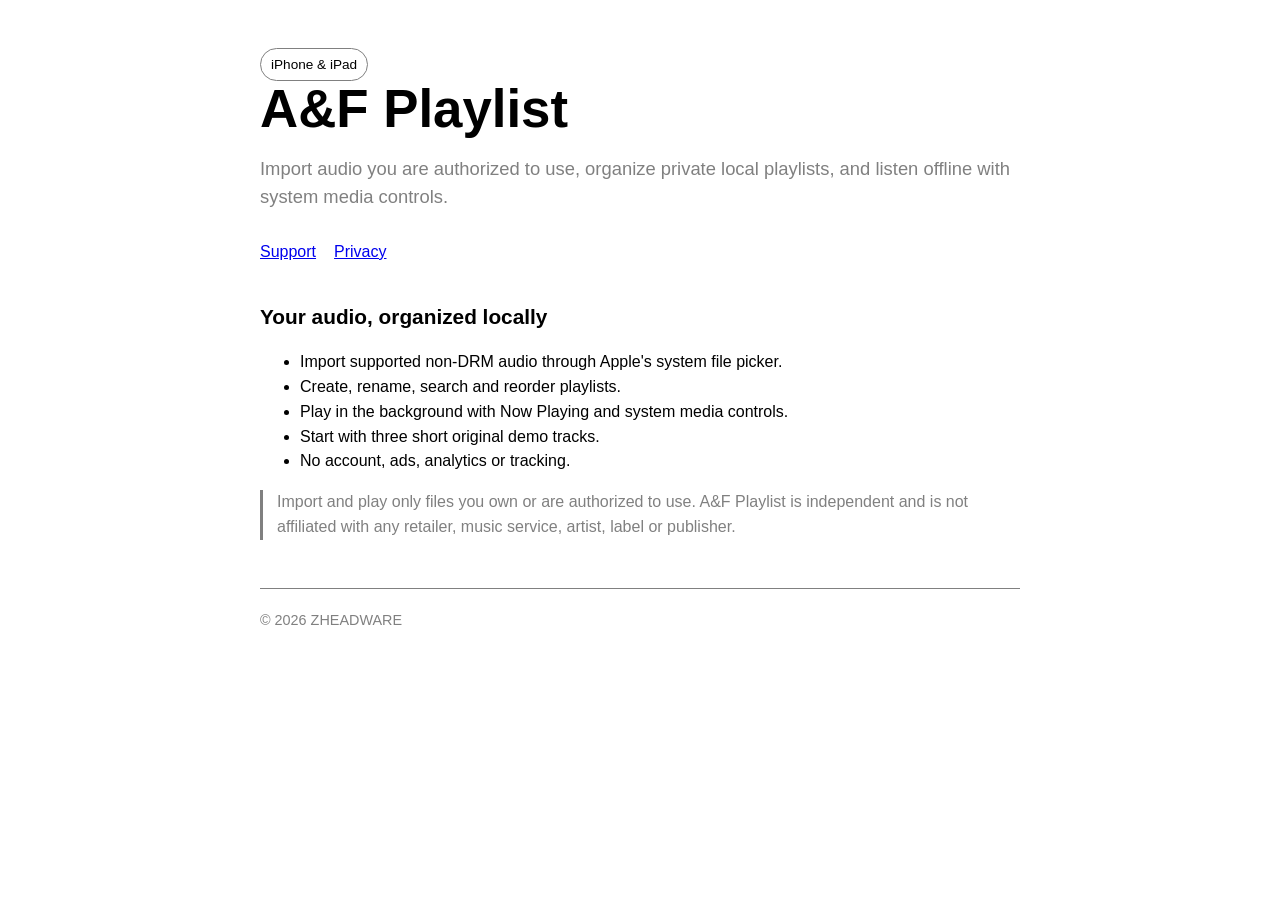
<file: index.html>
<!doctype html>
<html lang="en">
<head>
  <meta charset="utf-8">
  <meta name="viewport" content="width=device-width, initial-scale=1">
  <title>A&amp;F Playlist</title>
  <meta name="description" content="A private local playlist organizer and audio player for iPhone and iPad.">
  <meta name="color-scheme" content="light dark">
  <link rel="icon" href="assets/app-icon.png">
  <link rel="apple-touch-icon" href="assets/app-icon.png">
  <link rel="stylesheet" href="styles.css">
</head>
<body><main>
  <span class="badge">iPhone &amp; iPad</span>
  <h1>A&amp;F Playlist</h1>
  <p class="lead">Import audio you are authorized to use, organize private local playlists, and listen offline with system media controls.</p>
  <nav><a href="support/">Support</a><a href="privacy/">Privacy</a></nav>
  <h2>Your audio, organized locally</h2>
  <ul>
    <li>Import supported non-DRM audio through Apple's system file picker.</li>
    <li>Create, rename, search and reorder playlists.</li>
    <li>Play in the background with Now Playing and system media controls.</li>
    <li>Start with three short original demo tracks.</li>
    <li>No account, ads, analytics or tracking.</li>
  </ul>
  <p class="note">Import and play only files you own or are authorized to use. A&amp;F Playlist is independent and is not affiliated with any retailer, music service, artist, label or publisher.</p>
  <footer>© 2026 ZHEADWARE</footer>
</main></body>
</html>
</file>
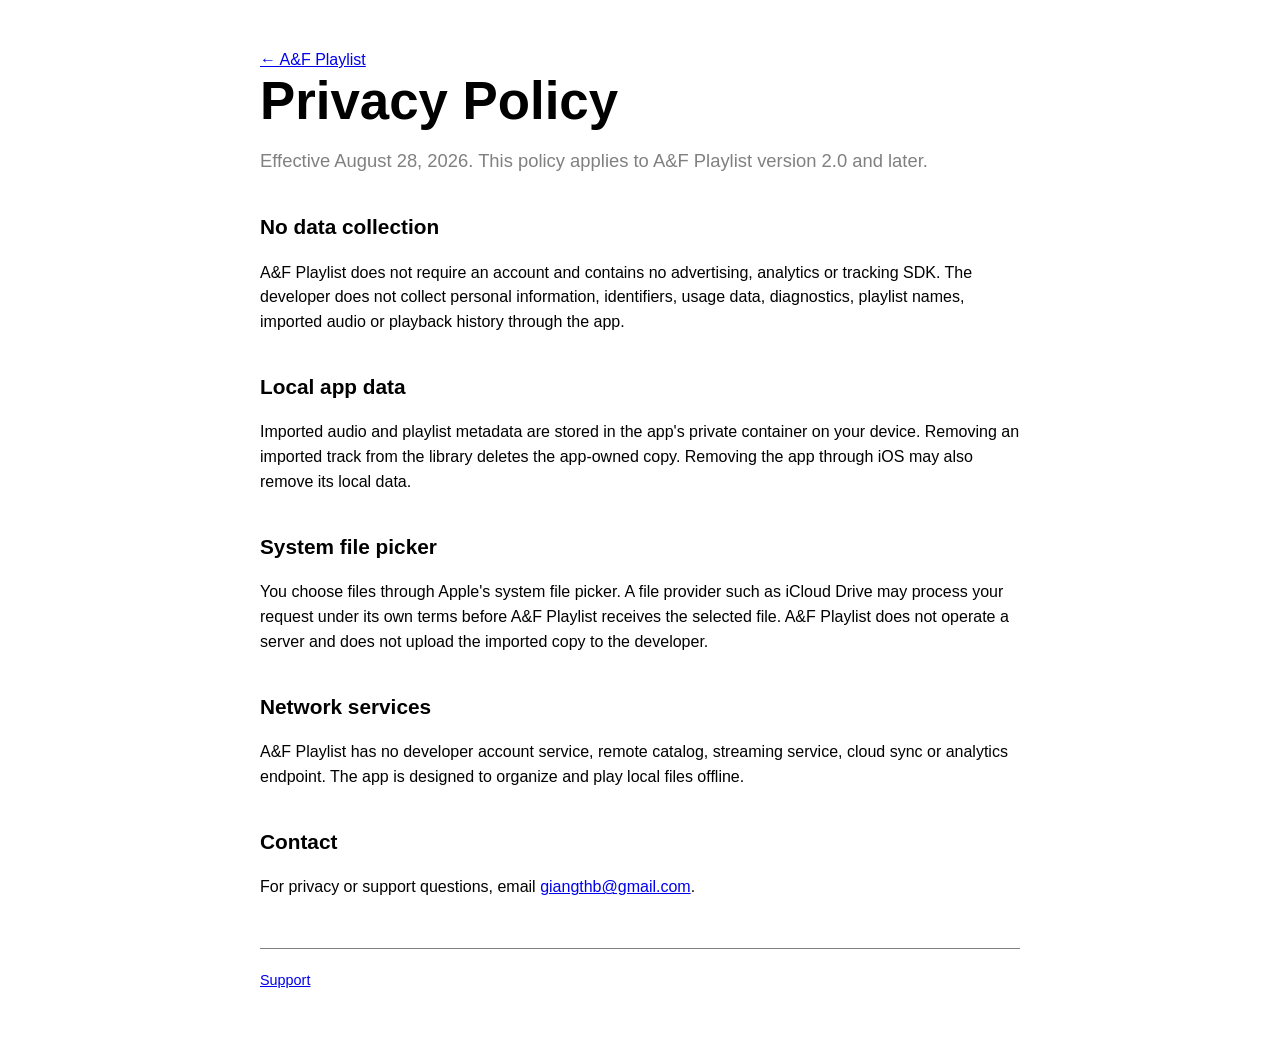
<file: privacy/index.html>
<!doctype html>
<html lang="en">
<head>
  <meta charset="utf-8">
  <meta name="viewport" content="width=device-width, initial-scale=1">
  <title>Privacy — A&amp;F Playlist</title>
  <meta name="description" content="Privacy policy for A&amp;F Playlist 2.0 and later.">
  <meta name="color-scheme" content="light dark">
  <link rel="icon" href="../assets/app-icon.png">
  <link rel="apple-touch-icon" href="../assets/app-icon.png">
  <link rel="stylesheet" href="../styles.css">
</head>
<body><main>
  <a href="../">← A&amp;F Playlist</a>
  <h1>Privacy Policy</h1>
  <p class="lead">Effective August 28, 2026. This policy applies to A&amp;F Playlist version 2.0 and later.</p>

  <h2>No data collection</h2>
  <p>A&amp;F Playlist does not require an account and contains no advertising, analytics or tracking SDK. The developer does not collect personal information, identifiers, usage data, diagnostics, playlist names, imported audio or playback history through the app.</p>

  <h2>Local app data</h2>
  <p>Imported audio and playlist metadata are stored in the app's private container on your device. Removing an imported track from the library deletes the app-owned copy. Removing the app through iOS may also remove its local data.</p>

  <h2>System file picker</h2>
  <p>You choose files through Apple's system file picker. A file provider such as iCloud Drive may process your request under its own terms before A&amp;F Playlist receives the selected file. A&amp;F Playlist does not operate a server and does not upload the imported copy to the developer.</p>

  <h2>Network services</h2>
  <p>A&amp;F Playlist has no developer account service, remote catalog, streaming service, cloud sync or analytics endpoint. The app is designed to organize and play local files offline.</p>

  <h2>Contact</h2>
  <p>For privacy or support questions, email <a href="mailto:giangthb@gmail.com">giangthb@gmail.com</a>.</p>
  <footer><a href="../support/">Support</a></footer>
</main></body>
</html>
</file>
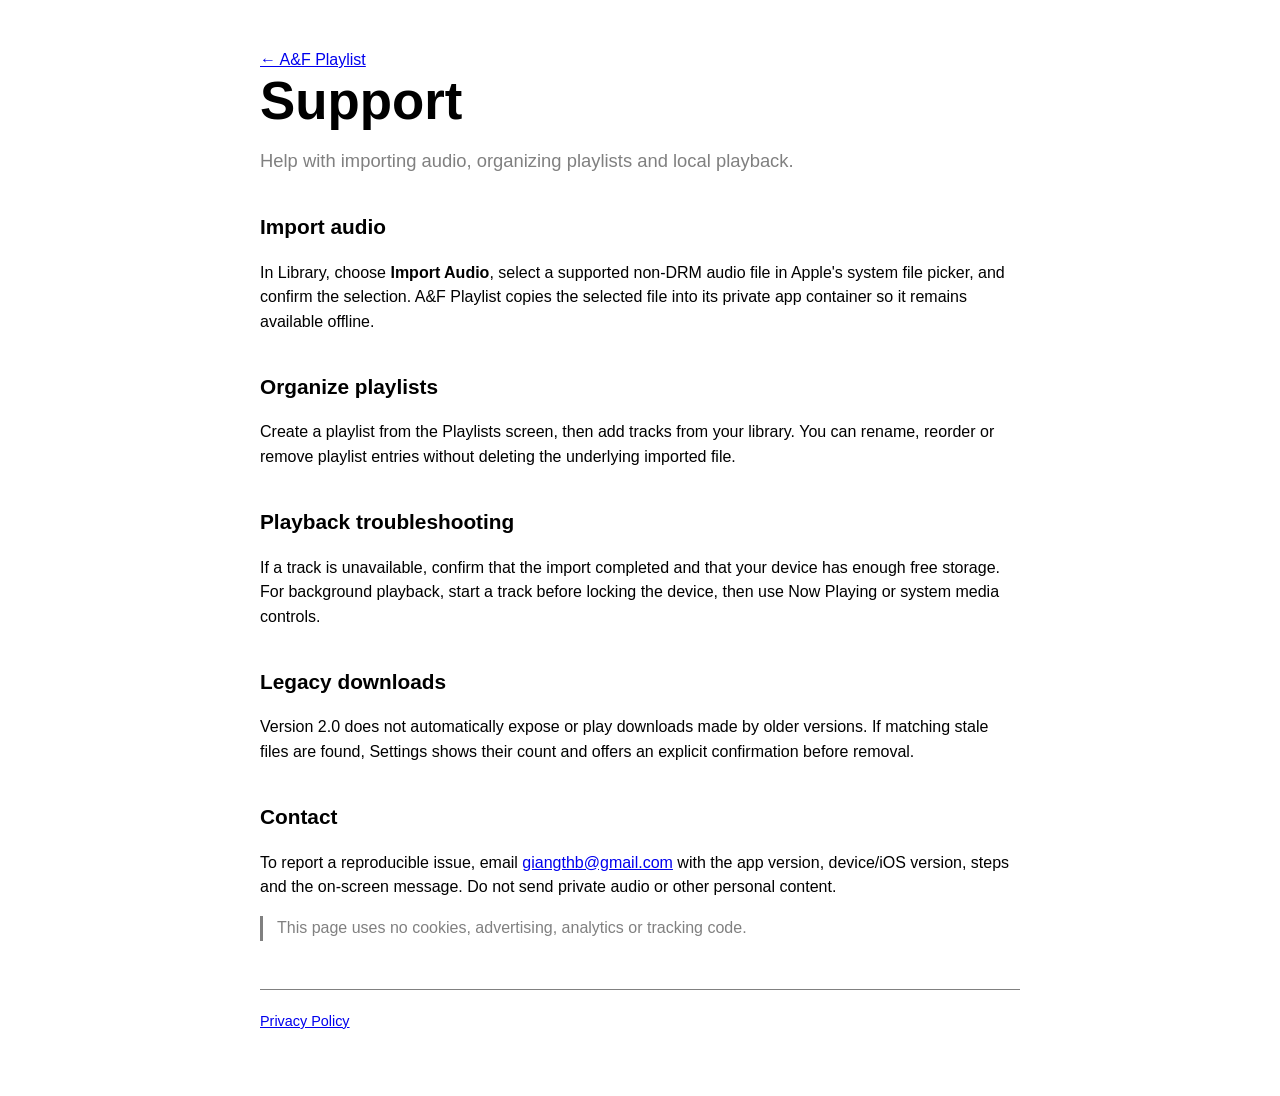
<file: support/index.html>
<!doctype html>
<html lang="en">
<head>
  <meta charset="utf-8">
  <meta name="viewport" content="width=device-width, initial-scale=1">
  <title>Support — A&amp;F Playlist</title>
  <meta name="description" content="Support for A&amp;F Playlist on iPhone and iPad.">
  <meta name="color-scheme" content="light dark">
  <link rel="icon" href="../assets/app-icon.png">
  <link rel="apple-touch-icon" href="../assets/app-icon.png">
  <link rel="stylesheet" href="../styles.css">
</head>
<body><main>
  <a href="../">← A&amp;F Playlist</a>
  <h1>Support</h1>
  <p class="lead">Help with importing audio, organizing playlists and local playback.</p>

  <h2>Import audio</h2>
  <p>In Library, choose <strong>Import Audio</strong>, select a supported non-DRM audio file in Apple's system file picker, and confirm the selection. A&amp;F Playlist copies the selected file into its private app container so it remains available offline.</p>

  <h2>Organize playlists</h2>
  <p>Create a playlist from the Playlists screen, then add tracks from your library. You can rename, reorder or remove playlist entries without deleting the underlying imported file.</p>

  <h2>Playback troubleshooting</h2>
  <p>If a track is unavailable, confirm that the import completed and that your device has enough free storage. For background playback, start a track before locking the device, then use Now Playing or system media controls.</p>

  <h2>Legacy downloads</h2>
  <p>Version 2.0 does not automatically expose or play downloads made by older versions. If matching stale files are found, Settings shows their count and offers an explicit confirmation before removal.</p>

  <h2>Contact</h2>
  <p>To report a reproducible issue, email <a href="mailto:giangthb@gmail.com">giangthb@gmail.com</a> with the app version, device/iOS version, steps and the on-screen message. Do not send private audio or other personal content.</p>
  <p class="note">This page uses no cookies, advertising, analytics or tracking code.</p>
  <footer><a href="../privacy/">Privacy Policy</a></footer>
</main></body>
</html>
</file>
<file: styles.css>
:root { color-scheme: light dark; font-family: -apple-system, BlinkMacSystemFont, "Segoe UI", sans-serif; }
* { box-sizing: border-box; }
body { margin: 0; background: Canvas; color: CanvasText; line-height: 1.55; }
main { width: min(760px, calc(100% - 32px)); margin: 0 auto; padding: 48px 0 64px; }
h1 { font-size: clamp(2rem, 7vw, 3.3rem); line-height: 1.05; margin: 0 0 12px; }
h2 { margin-top: 36px; font-size: 1.3rem; }
p, li { font-size: 1rem; }
.lead { font-size: 1.15rem; color: GrayText; }
nav { display: flex; gap: 18px; flex-wrap: wrap; margin: 28px 0; }
a { color: LinkText; }
.badge { display: inline-block; padding: 5px 10px; border: 1px solid GrayText; border-radius: 999px; font-size: .85rem; }
.note { border-left: 3px solid GrayText; padding-left: 14px; color: GrayText; }
footer { margin-top: 48px; padding-top: 20px; border-top: 1px solid GrayText; color: GrayText; font-size: .9rem; }
</file>
